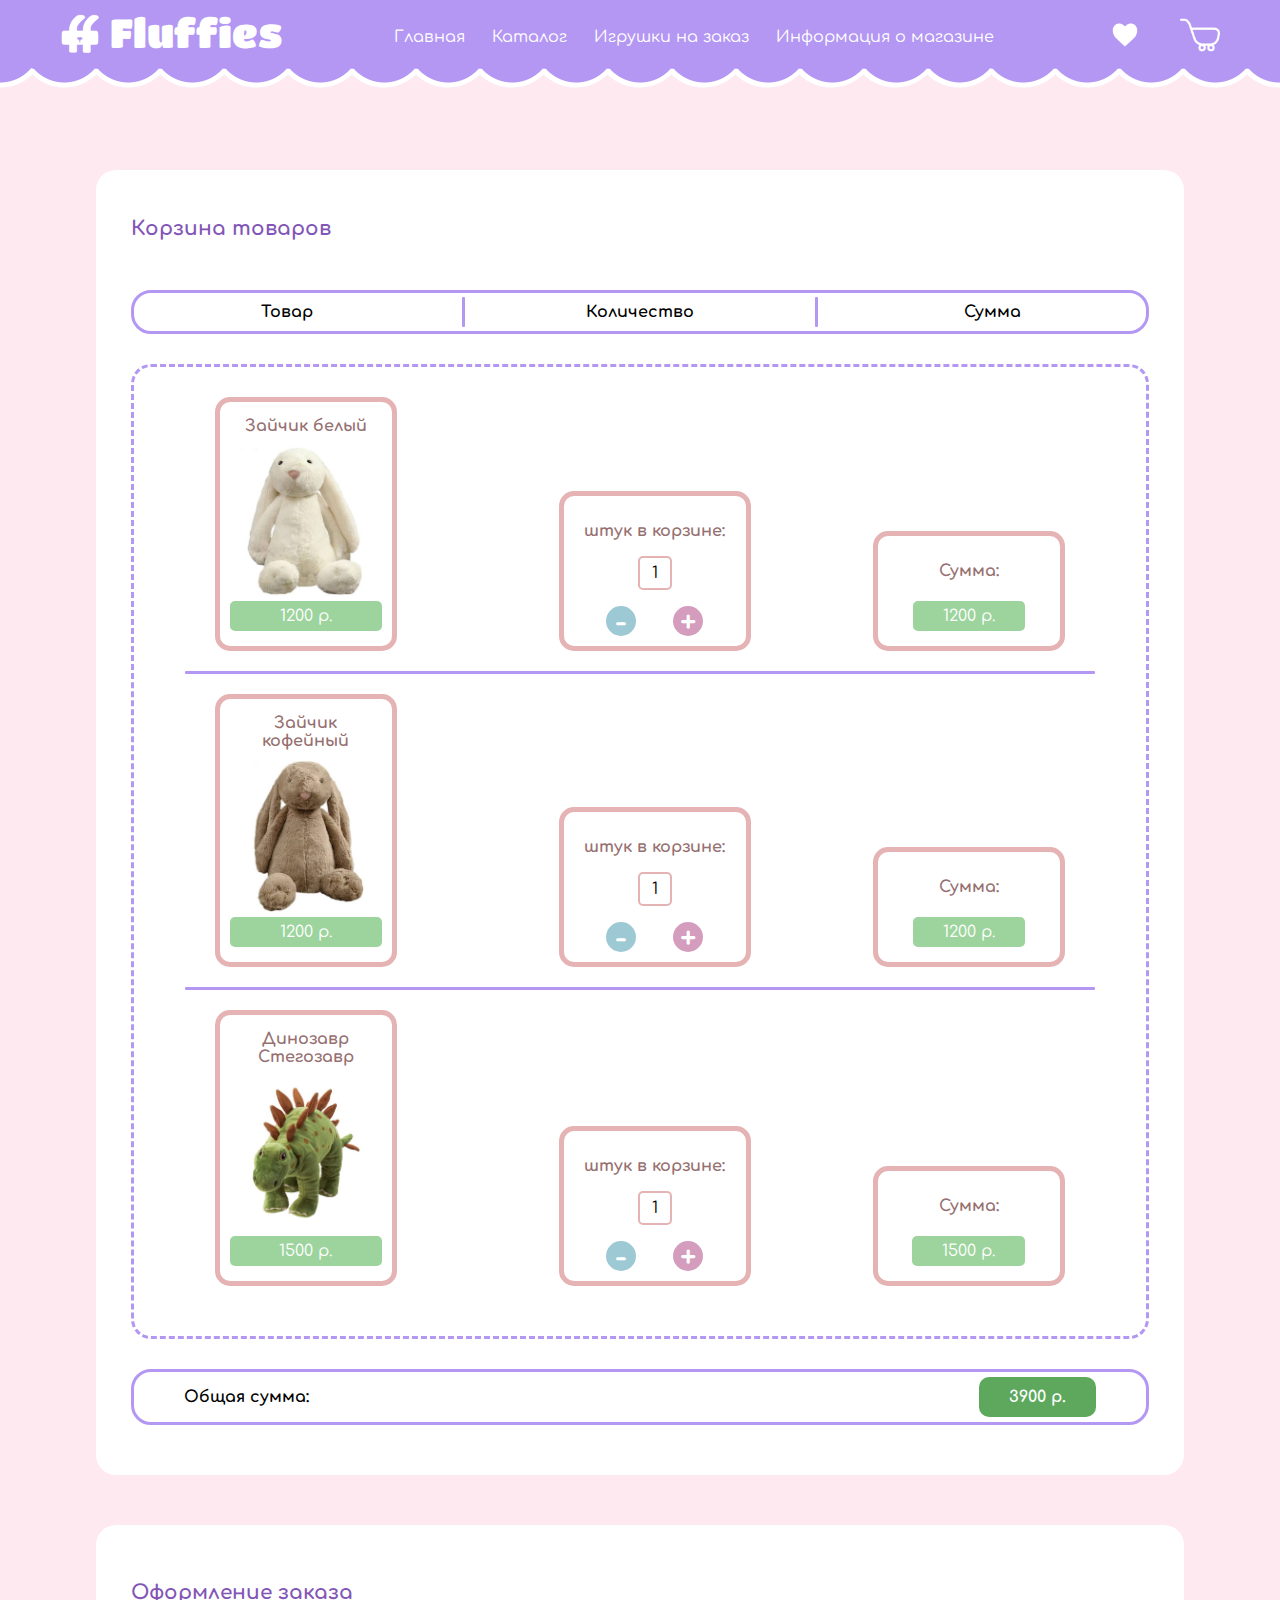
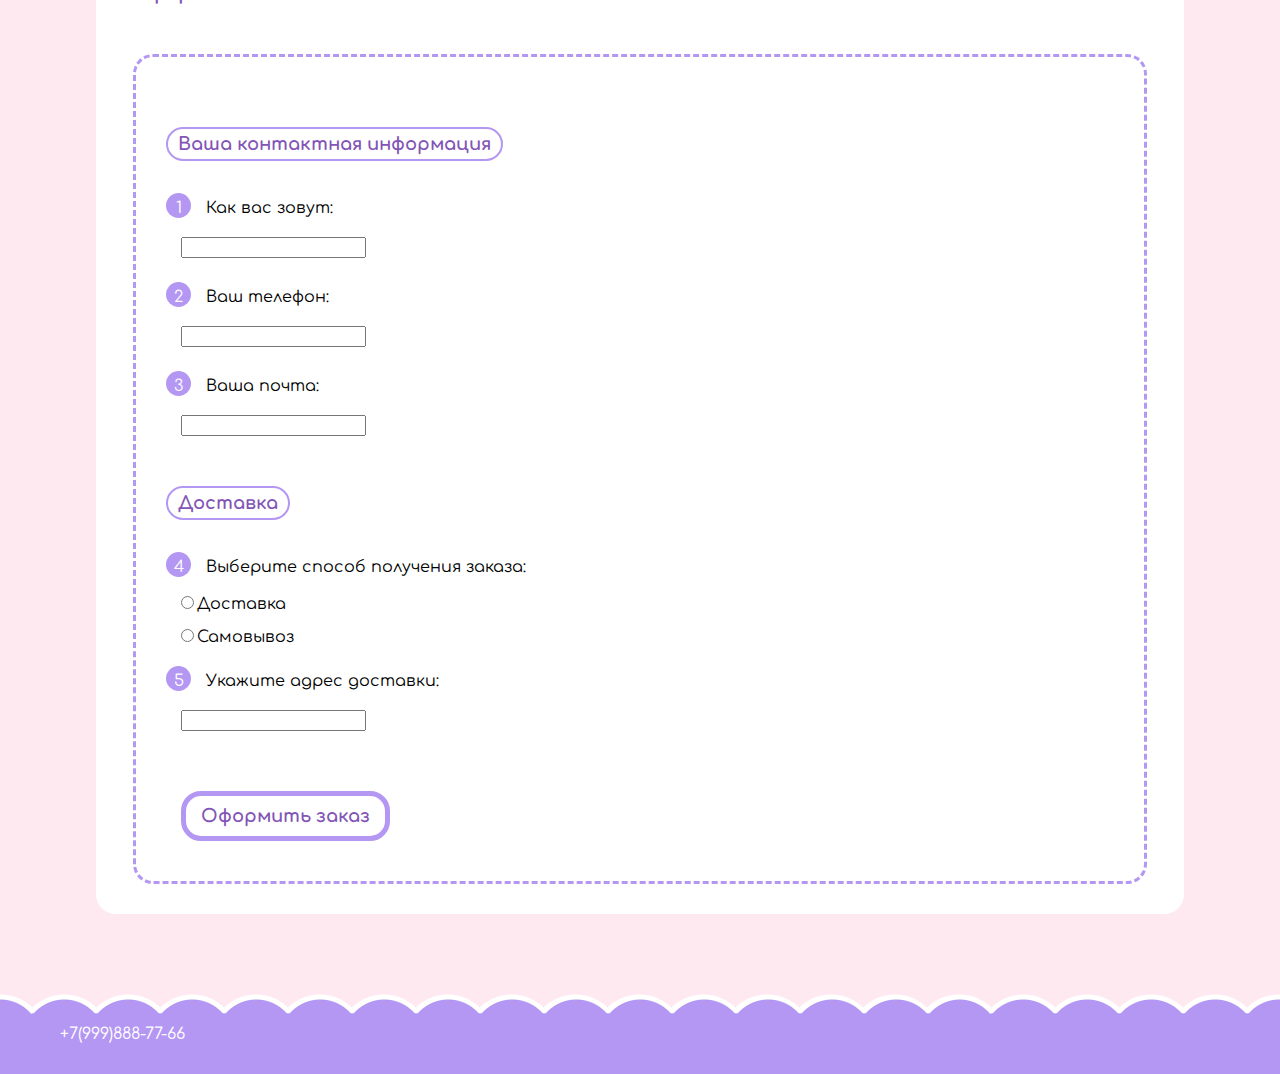
<file: bag.html>
<!DOCTYPE html>
<html lang="ru">
<head>
    <meta charset="UTF-8">
    <meta http-equiv="X-UA-Compatible" content="IE=edge">
    <meta name="viewport" content="width=device-width, initial-scale=1.0">
    <title>Fluffies</title>
    <link rel="icon" type="image/png" href="фото/favicon1.png">
    <link href="common.css" rel="stylesheet" type="text/css">
    <link href="bag.css" rel="stylesheet" type="text/css">
    <link rel="preconnect" href="https://fonts.googleapis.com">
    <link rel="preconnect" href="https://fonts.gstatic.com" crossorigin>
    <link href="https://fonts.googleapis.com/css2?family=Comfortaa:wght@300;400&family=Cuprum&family=Montserrat+Alternates:wght@400;500&family=Montserrat:ital,wght@0,400;0,500;1,400;1,500&family=Titan+One&display=swap" rel="stylesheet">
</head>
<body>
    <header class="header">
        <div class="hd">
            <div class="brand">
                <img class="logo" src="фото/logo.png">
                <p>Fluffies</p>
            </div>
            <div class="nav">
                <a class="page" href="index.html">Главная</a>
                <a class="page" href="catalog.html">Каталог</a>
                <a class="page" href="custom.html">Игрушки на заказ</a>
                <a class="page" href="info.html">Информация о магазине</a>
            </div>
            <div class="fav-bag">
                <a href="favorites.html" class="favorite"><img src="фото/heart1-fav.png"></a>
                <a href="bag.html" class="bag"><img src="bag.png"></a>
            </div>
            <div class="menu">
                
                <div class="lines">
                    <div class="line"></div>
                    <div class="line"></div>
                    <div class="line"></div>
                </div>
            </div>
            <div class="menu-nav">
                <a class="page_m" href="index.html">Главная</a>
                <a class="page_m" href="catalog.html">Каталог</a>
                <a class="page_m" href="custom.html">Игрушки на заказ</a>
                <a class="page_m" href="info.html">Информация о магазине</a>
                <a href="favorites.html" class="page_m">Избранное</a>
                <a class="curr_page_m">Корзина</a>
            </div>
        </div>
    </header>
    <section>
        <div class="bag-page">
            <div class="bag-items">
                <h4>Корзина товаров</h4>
                <div class="bag-items-headline">
                    <p class="hl-info">Товар</p>
                    <div class="divide-ver"></div>
                    <p class="hl-counter">Количество</p>
                    <div class="divide-ver"></div>
                    <p class="hl-sum">Сумма</p>
                </div>
                <div class="products">
                    
                </div>
                <div class="sum">
                    <p class="hl-all-sum">Общая сумма: </p>
                    <div class="all-sum-cont">
                        <p class="prods-sum">3900</p>
                        <p class="all-rub"> р.</p>
                    </div>
                </div>
            </div>
            <form class="order-form"> 
                <h4>Оформление заказа</h4>              
                <fieldset>

                    <p>Ваша контактная информация</p>

                    <span>1</span>
                    <label for="user-name">Как вас зовут:</label><br>
                    <input required type="text" id="user-name" name="user-name"><br>

                    <span>2</span>
                    <label for="tel">Ваш телефон:</label><br>
                    <input required type="tel" id="tel" name="tel"><br>

                    <span>3</span>
                    <label for="email">Ваша почта:</label><br>
                    <input required type="email" id="email" name="email"><br>

                    <p>Доставка</p>

                    <span>4</span>
                    <label for="delivery">Выберите способ получения заказа:</label><br>
                    <input required type="radio" id="delivery" name="delivery" class="delivery">Доставка<br>
                    <input required type="radio" id="delivery" name="delivery" class="delivery">Самовывоз<br>

                    <span>5</span>
                    <label for="user-address">Укажите адрес доставки:</label><br>
                    <input required type="text" id="user-address" name="user-address"><br>

                    <!-- <span>6</span>
                    <p>Время работы магазина</p> -->

                    <input type="submit" value="Оформить заказ" name="finish" class="finish"><br>
        
        
                </fieldset>
            </form>
                
        </div>

    </section>
    <footer class="footer">
        <div class="foot">
            <a href="tel:+7(999)888-77-66" class="tel">+7(999)888-77-66</a>
        </div>
    </footer>
    <script src="bag.js"></script>
    <script src="common.js"></script>
</body>
</html>
</file>
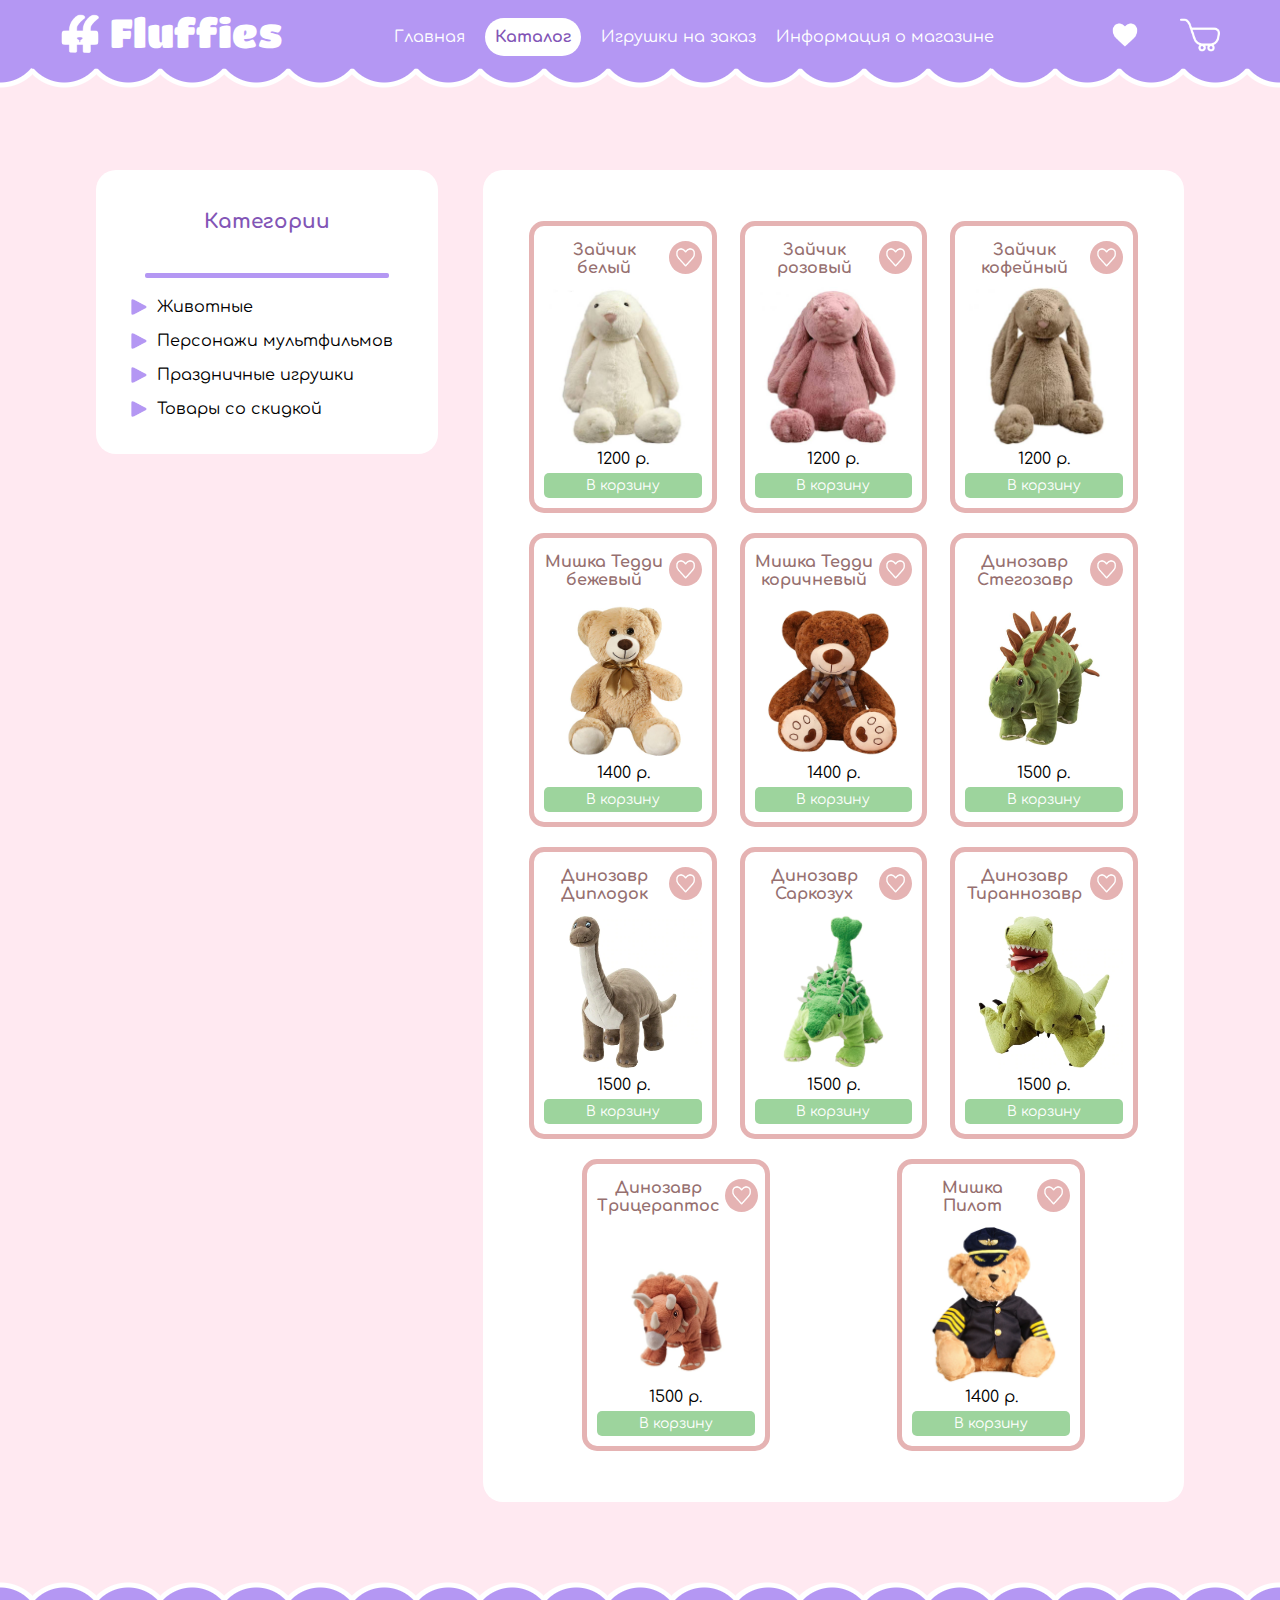
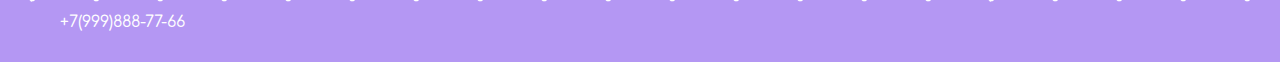
<file: catalog.html>
<!DOCTYPE html>
<html lang="ru">
<head>
    <meta charset="UTF-8">
    <meta http-equiv="X-UA-Compatible" content="IE=edge">
    <meta name="viewport" content="width=device-width, initial-scale=1.0">
    <title>Fluffies</title>
    <link rel="icon" type="image/png" href="фото/favicon1.png">
    <link href="common.css" rel="stylesheet" type="text/css">
    <link href="catalog.css" rel="stylesheet" type="text/css">
    <link rel="preconnect" href="https://fonts.googleapis.com">
    <link rel="preconnect" href="https://fonts.gstatic.com" crossorigin>
    <link href="https://fonts.googleapis.com/css2?family=Comfortaa:wght@300;400&family=Cuprum&family=Montserrat+Alternates:wght@400;500&family=Montserrat:ital,wght@0,400;0,500;1,400;1,500&family=Titan+One&display=swap" rel="stylesheet">
</head>
<body>
    <header class="header">
        <div class="hd">
            <div class="brand">
                <img class="logo" src="фото/logo.png">
                <p>Fluffies</p>
            </div>
            <div class="nav">
                <a class="page" href="index.html">Главная</a>
                <a class="curr_page">Каталог</a>
                <a class="page" href="custom.html">Игрушки на заказ</a>
                <a class="page" href="info.html">Информация о магазине</a>
            </div>
            <div class="fav-bag">
                <a href="favorites.html" class="favorite"><img src="фото/heart1-fav.png"></a>
                <a href="bag.html" class="bag"><img src="bag.png"></a>
            </div>
            <div class="menu">
                
                <div class="lines">
                    <div class="line"></div>
                    <div class="line"></div>
                    <div class="line"></div>
                </div>
            </div>
            <div class="menu-nav">
                <a class="page_m" href="index.html">Главная</a>
                <a class="curr_page_m">Каталог</a>
                <a class="page_m" href="custom.html">Игрушки на заказ</a>
                <a class="page_m" href="info.html">Информация о магазине</a>
                <a href="favorites.html" class="page_m">Избранное</a>
                <a href="bag.html" class="page_m">Корзина</a>
            </div>
        </div>
    </header>
    <section>
        <div class="catalog">
            <div class="categories">
                <div class="categories-cont">
                    <div class="categories-menu">
                        <div class="categories-line1"></div>
                        <div class="categories-line2"></div>
                    </div>
                    <p class="name">Категории</p>
                </div>
                <div class="divide"></div>
                <div class="animals category">
                    <div class="sect">
                        <img src="фото/triangle.png">
                        <p>Животные</p>
                    </div>

                    <div class="subsect rabbits">
                        <img src="фото/circle.png">
                        <p>Зайчики</p>
                    </div>
                    <div class="subsect bears">
                        <img src="фото/circle.png">
                        <p>Медведи</p>
                    </div>
                    <div class="subsect dinos">
                        <img src="фото/circle.png">
                        <p>Динозавры</p>
                    </div>
                </div>
                <div class="cartoons category">
                    <div class="sect">
                        <img src="фото/triangle.png">
                        <p>Персонажи мультфильмов</p>
                    </div>
                    <div class="subsect">
                        <img src="фото/circle.png">
                        <p>Холодное сердце</p>
                    </div>
                    <div class="subsect">
                        <img src="фото/circle.png">
                        <p>Шрек</p>
                    </div>
                </div>
                <div class="holidays category">
                    <div class="sect">
                        <img src="фото/triangle.png">
                        <p>Праздничные игрушки</p>
                    </div>
                    <div class="subsect">
                        <img src="фото/circle.png">
                        <p>Новый год</p>
                    </div>
                    <div class="subsect">
                        <img src="фото/circle.png">
                        <p>14 февраля</p>
                    </div>
                    <div class="subsect">
                        <img src="фото/circle.png">
                        <p>Хеллуин</p>
                    </div>
                </div>
                <div class="sales category">
                    <div class="sect">
                        <img src="фото/triangle.png">
                        <p>Товары со скидкой</p>
                    </div>
                </div>
            </div>


            <div class="products">

            </div>
            
        </div>

    </section>
    <footer class="footer">
        <div class="foot">
            <a href="tel:+7(999)888-77-66" class="tel">+7(999)888-77-66</a>
        </div>
    </footer>
    <script src="catalog.js"></script>
    <script src="common.js"></script>
</body>
</html>
</file>
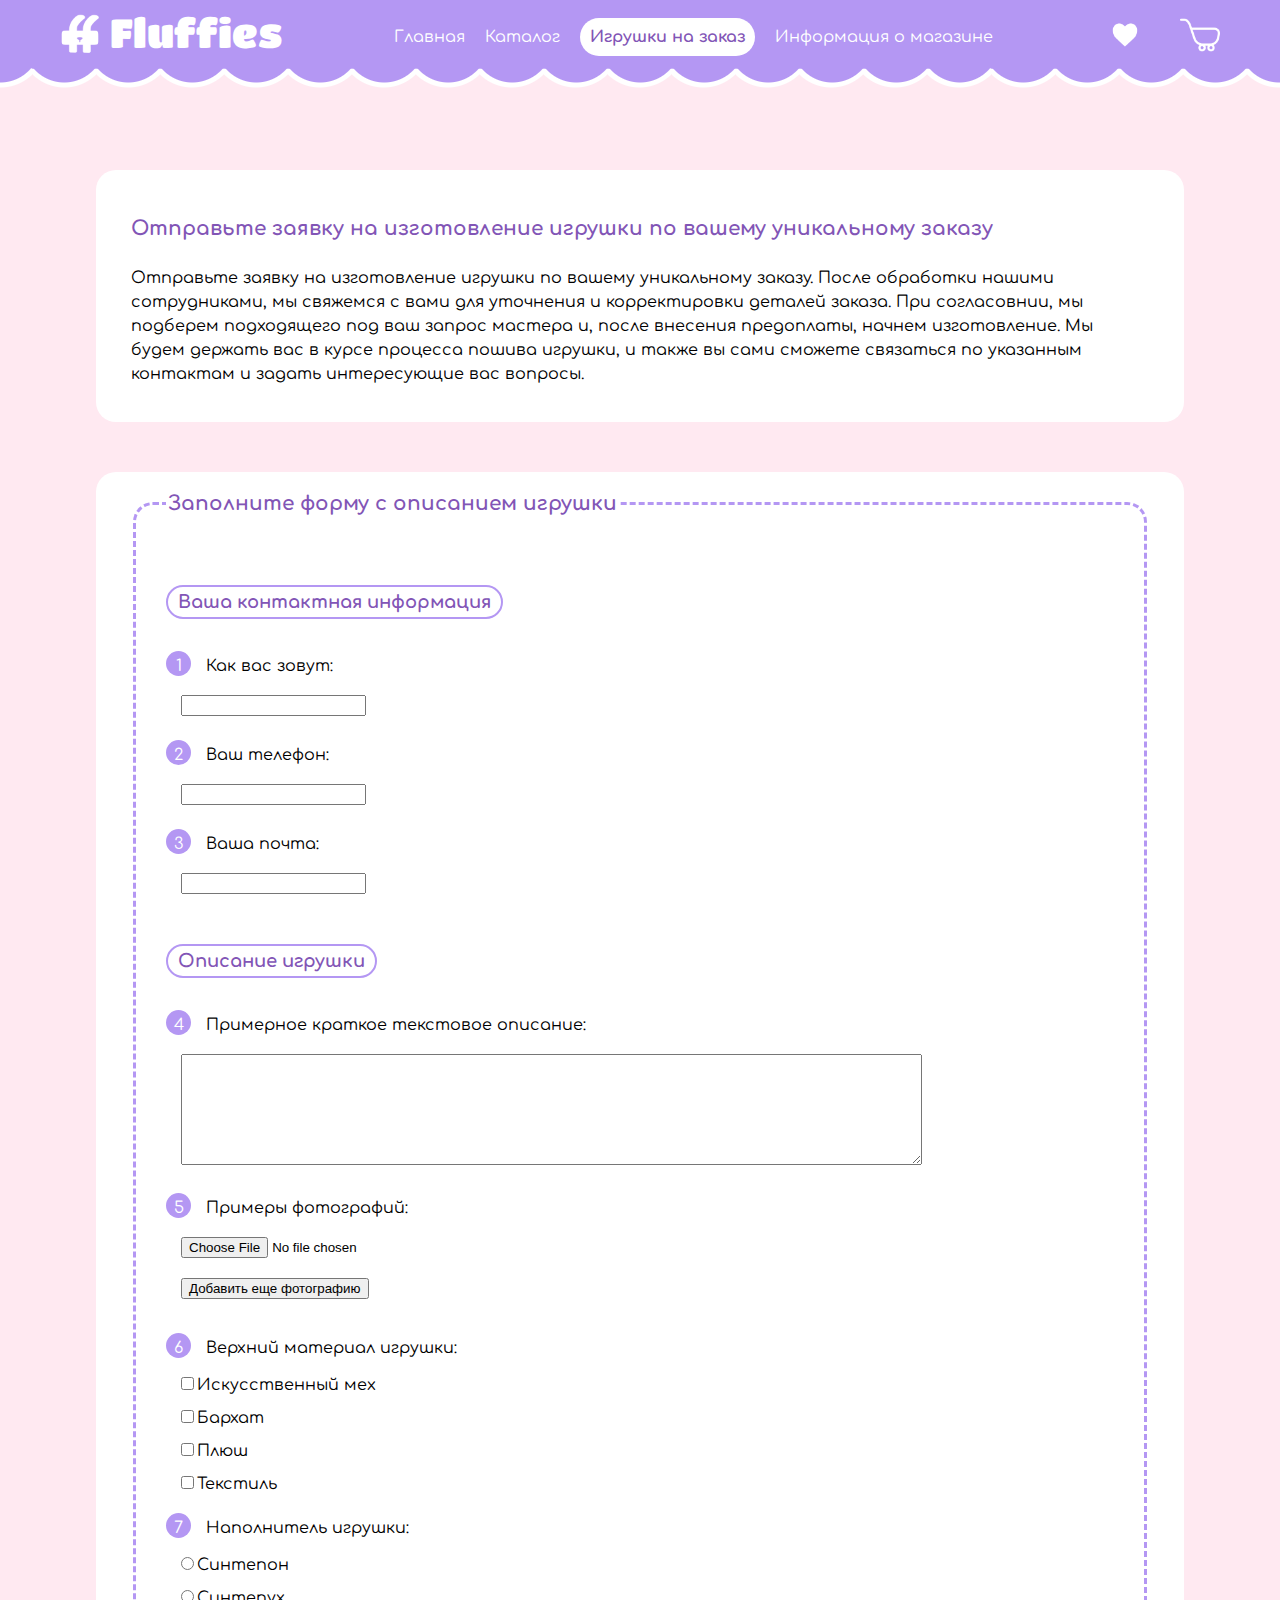
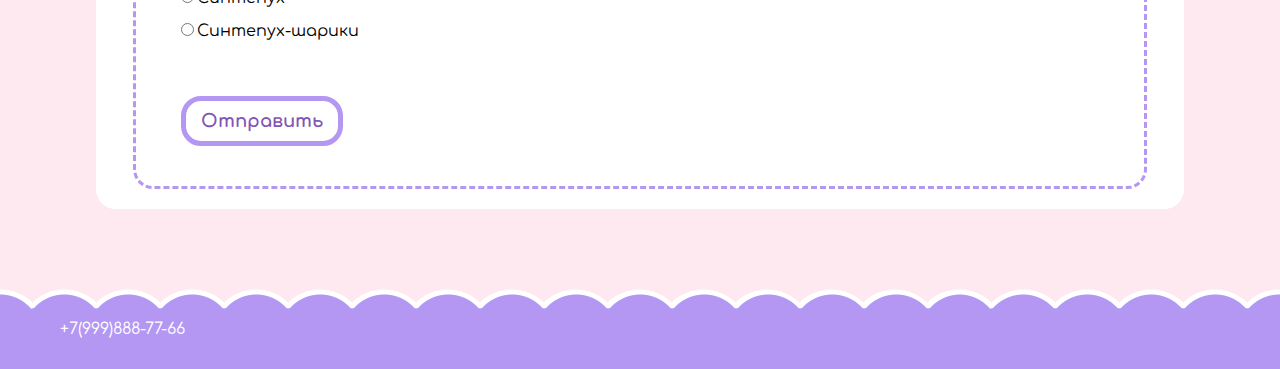
<file: custom.html>
<!DOCTYPE html>
<html lang="ru">
<head>
    <meta charset="UTF-8">
    <meta http-equiv="X-UA-Compatible" content="IE=edge">
    <meta name="viewport" content="width=device-width, initial-scale=1.0">
    <title>Fluffies</title>
    <link rel="icon" type="image/png" href="фото/favicon1.png">
    <link href="common.css" rel="stylesheet" type="text/css">
    <link href="custom.css" rel="stylesheet" type="text/css">
    <link rel="preconnect" href="https://fonts.googleapis.com">
    <link rel="preconnect" href="https://fonts.gstatic.com" crossorigin>
    <link href="https://fonts.googleapis.com/css2?family=Comfortaa:wght@300;400&family=Cuprum&family=Montserrat+Alternates:wght@400;500&family=Montserrat:ital,wght@0,400;0,500;1,400;1,500&family=Titan+One&display=swap" rel="stylesheet">
</head>
<body>
    <header class="header">
        <div class="hd">
            <div class="brand">
                <img class="logo" src="фото/logo.png">
                <p>Fluffies</p>
            </div>
            <div class="nav">
                <a class="page" href="index.html">Главная</a>
                <a class="page" href="catalog.html">Каталог</a>
                <a class="curr_page">Игрушки на заказ</a>
                <a class="page" href="info.html">Информация о магазине</a>
            </div>
            <div class="fav-bag">
                <a href="favorites.html" class="favorite"><img src="фото/heart1-fav.png"></a>
                <a href="bag.html" class="bag"><img src="bag.png"></a>
            </div>
            <div class="menu">
                
                <div class="lines">
                    <div class="line"></div>
                    <div class="line"></div>
                    <div class="line"></div>
                </div>
            </div>
            <div class="menu-nav">
                <a class="page_m" href="index.html">Главная</a>
                <a class="page_m" href="catalog.html">Каталог</a>
                <a class="curr_page_m">Игрушки на заказ</a>
                <a class="page_m" href="info.html">Информация о магазине</a>
                <a href="favorites.html" class="page_m">Избранное</a>
                <a href="bag.html" class="page_m">Корзина</a>
            </div>
        </div>
    </header>
    <section>
        <div class="custom">
            <div class="custom-text">
                <h4>Отправьте заявку на изготовление игрушки по вашему уникальному заказу</h4>
                <p>Отправьте заявку на изготовление игрушки по вашему уникальному заказу. 
                    После обработки нашими сотрудниками, мы свяжемся с вами для уточнения и корректировки деталей заказа. 
                    При согласовнии, мы подберем подходящего под ваш запрос мастера и, после внесения предоплаты, начнем изготовление. 
                    Мы будем держать вас в курсе процесса пошива игрушки, и также вы сами сможете связаться по указанным контактам и задать интересующие вас вопросы.
                </p>
            </div>
            <form class="custom-form">               
                <fieldset>
                    <legend>Заполните форму с описанием игрушки</legend>

                    <p>Ваша контактная информация</p>

                    <span>1</span>
                    <label for="user-name">Как вас зовут:</label><br>
                    <input required type="text" id="user-name" name="user-name"><br>

                    <span>2</span>
                    <label for="tel">Ваш телефон:</label><br>
                    <input required type="tel" id="tel" name="tel"><br>

                    <span>3</span>
                    <label for="email">Ваша почта:</label><br>
                    <input required type="email" id="email" name="email"><br>

                    <p>Описание игрушки</p>

                    <span>4</span>
                    <label for="description">Примерное краткое текстовое описание:</label><br>
                    <textarea required id="description" name="description" cols="90" rows="7"></textarea><br>

                    <span>5</span>
                    <label for="photo">Примеры фотографий:</label><br>
                    <input type="file" id="photo" name="photo"><br>
                    <button class="add-photo">Добавить еще фотографию</button><br>

                    <span>6</span>
                    <label for="material">Верхний материал игрушки:</label><br>
                    <input type="checkbox" id="material" name="material" class="checkbox">Искусственный мех<br>
                    <input type="checkbox" id="material" name="material" class="checkbox">Бархат<br>
                    <input type="checkbox" id="material" name="material" class="checkbox">Плюш<br>
                    <input type="checkbox" id="material" name="material" class="checkbox">Текстиль<br>

                    <span>7</span>
                    <label for="filler">Наполнитель игрушки:</label><br>
                    <input type="radio" id="filler" name="filler" class="radio">Синтепон<br>
                    <input type="radio" id="filler" name="filler" class="radio">Синтепух<br>
                    <input type="radio" id="filler" name="filler" class="radio">Синтепух-шарики<br>

                    <input type="submit" value="Отправить" name="finish" class="finish"><br>
        
        
                </fieldset>
            </form>
    
            
        </div>

    </section>
    <footer class="footer">
        <div class="foot">
            <a href="tel:+7(999)888-77-66" class="tel">+7(999)888-77-66</a>
        </div>
    </footer>
    <script src="common.js"></script>
</body>
</html>
</file>
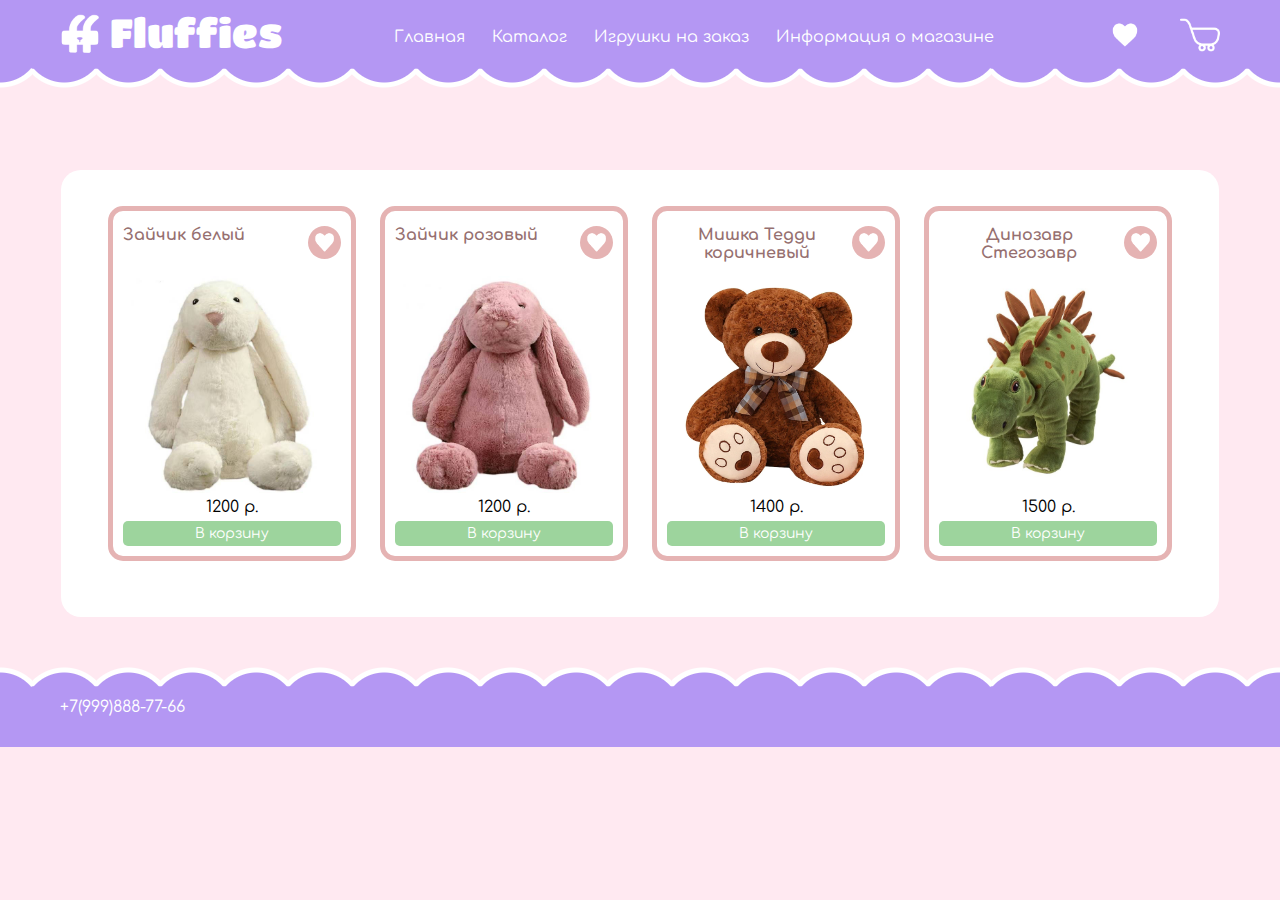
<file: favorites.html>
<!DOCTYPE html>
<html lang="ru">
<head>
    <meta charset="UTF-8">
    <meta http-equiv="X-UA-Compatible" content="IE=edge">
    <meta name="viewport" content="width=device-width, initial-scale=1.0">
    <title>Fluffies</title>
    <link rel="icon" type="image/png" href="фото/favicon1.png">
    <link href="common.css" rel="stylesheet" type="text/css">
    <link href="favorites.css" rel="stylesheet" type="text/css">
    <link rel="preconnect" href="https://fonts.googleapis.com">
    <link rel="preconnect" href="https://fonts.gstatic.com" crossorigin>
    <link href="https://fonts.googleapis.com/css2?family=Comfortaa:wght@300;400&family=Cuprum&family=Montserrat+Alternates:wght@400;500&family=Montserrat:ital,wght@0,400;0,500;1,400;1,500&family=Titan+One&display=swap" rel="stylesheet">
</head>
<body>
    <header class="header">
        <div class="hd">
            <div class="brand">
                <img class="logo" src="фото/logo.png">
                <p>Fluffies</p>
            </div>
            <div class="nav">
                <a class="page" href="index.html">Главная</a>
                <a class="page" href="catalog.html">Каталог</a>
                <a class="page" href="custom.html">Игрушки на заказ</a>
                <a class="page" href="info.html">Информация о магазине</a>
            </div>
            <div class="fav-bag">
                <a href="favorites.html" class="favorite"><img src="фото/heart1-fav.png"></a>
                <a href="bag.html" class="bag"><img src="bag.png"></a>
            </div>
            <div class="menu">
                
                <div class="lines">
                    <div class="line"></div>
                    <div class="line"></div>
                    <div class="line"></div>
                </div>
            </div>
            <div class="menu-nav">
                <a class="page_m" href="index.html">Главная</a>
                <a class="page_m" href="catalog.html">Каталог</a>
                <a class="page_m" href="custom.html">Игрушки на заказ</a>
                <a class="page_m" href="info.html">Информация о магазине</a>
                <a class="curr_page_m">Избранное</a>
                <a href="bag.html" class="page_m">Корзина</a>
            </div>
        </div>
    </header>
    <section>
        <div class="catalog-fav">
            <div class="products">

            </div>
        </div>

    </section>
    <footer class="footer">
        <div class="foot">
            <a href="tel:+7(999)888-77-66" class="tel">+7(999)888-77-66</a>
        </div>
    </footer>
    <script src="favorites.js"></script>
    <script src="common.js"></script>
</body>
</html>
</file>
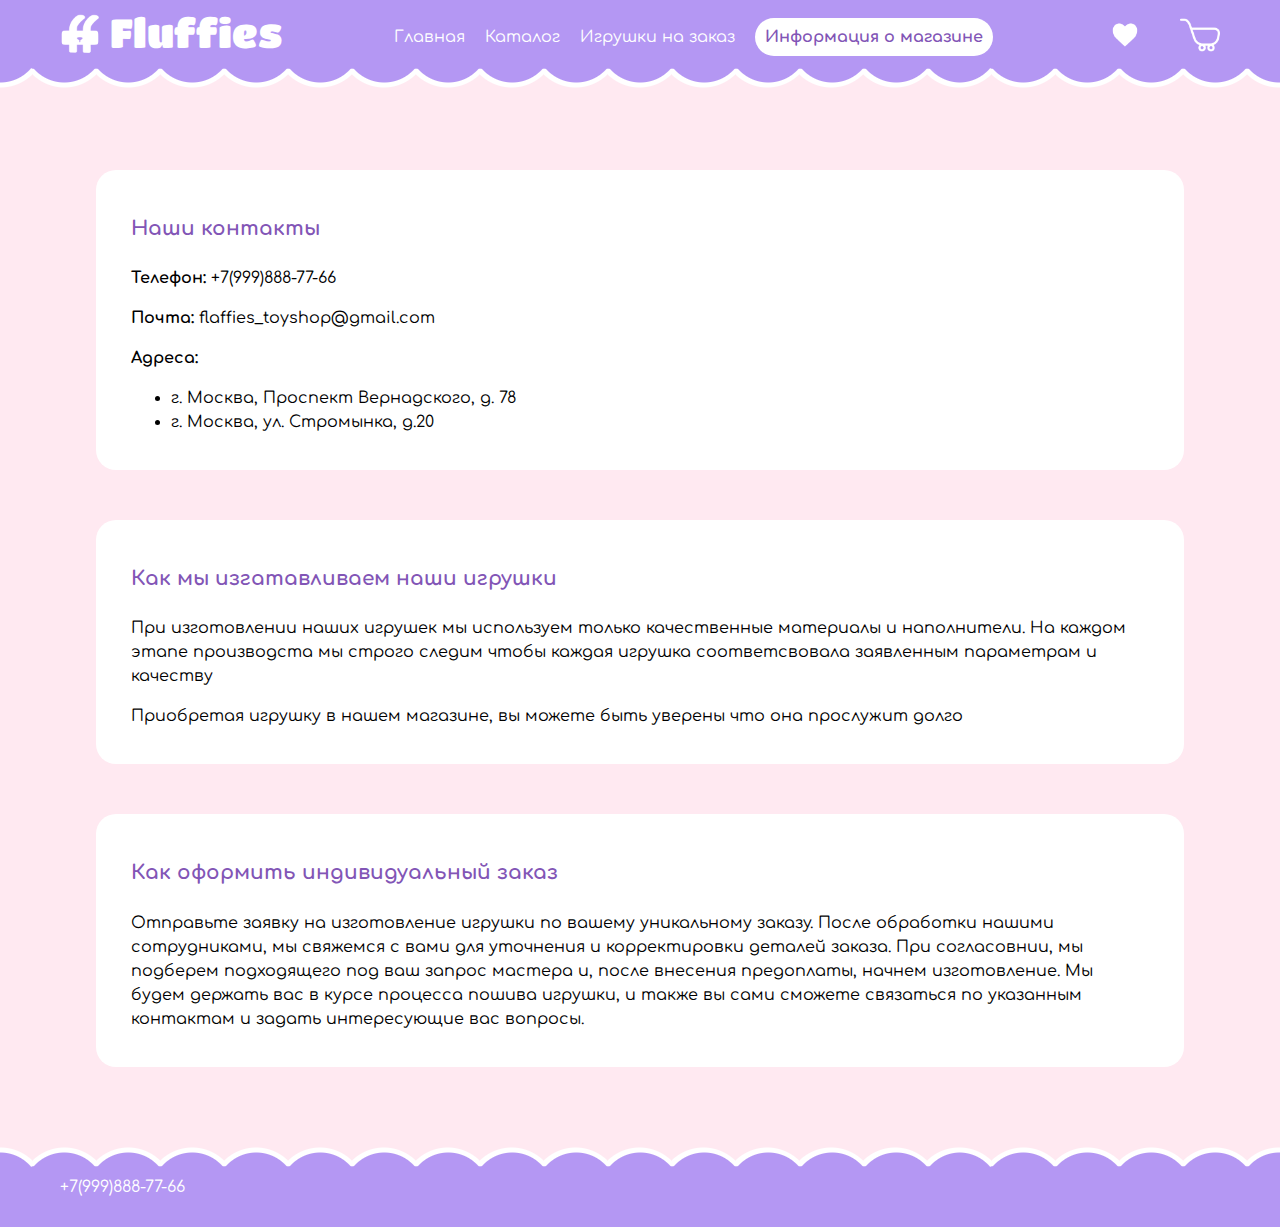
<file: info.html>
<!DOCTYPE html>
<html lang="ru">
<head>
    <meta charset="UTF-8">
    <meta http-equiv="X-UA-Compatible" content="IE=edge">
    <meta name="viewport" content="width=device-width, initial-scale=1.0">
    <title>Fluffies</title>
    <link rel="icon" type="image/png" href="фото/favicon1.png">
    <link href="common.css" rel="stylesheet" type="text/css">
    <link href="info.css" rel="stylesheet" type="text/css">
    <link rel="preconnect" href="https://fonts.googleapis.com">
    <link rel="preconnect" href="https://fonts.gstatic.com" crossorigin>
    <link href="https://fonts.googleapis.com/css2?family=Comfortaa:wght@300;400&family=Cuprum&family=Montserrat+Alternates:wght@400;500&family=Montserrat:ital,wght@0,400;0,500;1,400;1,500&family=Titan+One&display=swap" rel="stylesheet">
</head>
<body>
    <header class="header">
        <div class="hd">
            <div class="brand">
                <img class="logo" src="фото/logo.png">
                <p>Fluffies</p>
            </div>
            <div class="nav">
                <a class="page" href="index.html">Главная</a>
                <a class="page" href="catalog.html">Каталог</a>
                <a class="page" href="custom.html">Игрушки на заказ</a>
                <a class="curr_page">Информация о магазине</a>
            </div>
            <div class="fav-bag">
                <a href="favorites.html" class="favorite"><img src="фото/heart1-fav.png"></a>
                <a href="bag.html" class="bag"><img src="bag.png"></a>
            </div>
            <div class="menu">
                
                <div class="lines">
                    <div class="line"></div>
                    <div class="line"></div>
                    <div class="line"></div>
                </div>
            </div>
            <div class="menu-nav">
                <a class="page_m" href="index.html">Главная</a>
                <a class="page_m" href="catalog.html">Каталог</a>
                <a class="page_m" href="custom.html">Игрушки на заказ</a>
                <a class="curr_page_m">Информация о магазине</a>
                <a href="favorites.html" class="page_m">Избранное</a>
                <a href="bag.html" class="page_m">Корзина</a>
            </div>
        </div>
    </header>
    <section>
        <div class="info">
            <div class="info-text">
                <h4>Наши контакты</h4>
                <p><strong>Телефон:</strong> +7(999)888-77-66</p>               
                <p><strong>Почта:</strong> flaffies_toyshop@gmail.com</p>               
                <p><strong>Адреса:</strong></p>
                <ul>
                    <li>г. Москва, Проспект Вернадского, д. 78</li>
                    <li>г. Москва, ул. Стромынка, д.20</li>
                </ul>
            </div>
            <div class="info-text">
                <h4>Как мы изгатавливаем наши игрушки</h4>
                <p>При изготовлении наших игрушек мы используем только качественные материалы и наполнители. На каждом этапе производста мы строго следим чтобы каждая игрушка соответсвовала заявленным параметрам и качеству</p>
                <p>Приобретая игрушку в нашем магазине, вы можете быть уверены что она прослужит долго</p>
            </div>
            <div class="info-text">
                <h4>Как оформить индивидуальный заказ</h4>
                <p>Отправьте заявку на изготовление игрушки по вашему уникальному заказу. 
                    После обработки нашими сотрудниками, мы свяжемся с вами для уточнения и корректировки деталей заказа. 
                    При согласовнии, мы подберем подходящего под ваш запрос мастера и, после внесения предоплаты, начнем изготовление. 
                    Мы будем держать вас в курсе процесса пошива игрушки, и также вы сами сможете связаться по указанным контактам и задать интересующие вас вопросы.
                </p>
            </div>
        </div>

    </section>
    <footer class="footer">
        <div class="foot">
            <a href="tel:+7(999)888-77-66" class="tel">+7(999)888-77-66</a>
        </div>
    </footer>
    <script src="common.js"></script>
</body>
</html>
</file>
<file: common.css>
/*font-family: 'Comfortaa', cursive;
font-family: 'Cuprum', sans-serif;
font-family: 'Montserrat', sans-serif;
font-family: 'Montserrat Alternates', sans-serif;
font-family: 'Titan One', cursive;*/

body{
    margin: 0;
    padding: 0;
    background-color: #ffe9f1;
    font-family: 'Comfortaa', cursive;
    font-size: 16px;
}

.header{
    background: url('шапка5.png') repeat-x;
    height: 60px;
    padding: 15px 60px;

}

.hd{
    display: flex;
    align-items: center;
    justify-content: space-between;
}

.brand{
    display: flex;
}

.logo{
    width: 40px;
    height: 40px;
    margin-right: 10px;
    margin-top: -5px;
}

.brand p{
    margin: 0px 0px;
    margin-top: -10px;
    padding: 0;
    font-family: 'Titan One', cursive;
    font-size: 40px;
    color:rgb(255, 255, 255);
}

.nav{
    width: 600px;
    display: flex;
    justify-content: space-between;
    align-items: center;
}

.page{
    color: rgb(255, 255, 255);
    text-decoration: none;
}

.curr_page{
    background-color: rgb(255, 255, 255);
    padding: 10px;
    border-radius: 20px;
    color:#8255b6;
    font-weight: bold;
}

.favorite{
    width: 50px;
    height: 70px;
} 

.favorite img{
    width: 40px;
}

.bag{
    margin-left: 30px;
    width: 40px;
    height: 70px;
}

.bag img{
    width: 40px;
    height: 40px;
}

.fav-bag{
    align-items: center;
}



.menu{

    display: none;

    cursor: pointer;
    z-index: 10;
}

.lines{
    width: 30px;
    height: 30px;
    display: flex;
    flex-direction: column;
    justify-content: space-around;
    border: solid 3px #ffffff;
    border-radius: 10px;
    padding: 5px;

}

.line{
    height: 4px;
    width: auto;
    border-radius: 2px;
    background-color: #ffffff;
}

.menu-nav{
    background-color: #ffffff;
    width: max-content;
    height: max-content;
    border-radius: 20px;
    padding: 15px;
    display: none;
    flex-direction: column;
    margin-top: 10px;
    position: absolute;
    z-index: 11;
    margin-top: 80px;
    left:100%;
    transform:translate(-125%, 0);
    line-height: 1.5;
    border: 3px solid #8255b6;;
}


.page_m{
    color:#8255b6;
    text-decoration: none;
    padding: 5px 15px;
}



.curr_page_m{
    background-color: #b497f3;
    padding: 10px 15px;
    border-radius: 20px;
    color:rgb(255, 255, 255);
    font-weight: bold;
}

.favorite_m{
    color:#8255b6;
    text-decoration: none;
} 

.bag_m{
    color:#8255b6;
    text-decoration: none;
}






.header p{
    margin: 0px 0px;
    margin-top: -10px;
    padding: 0;
    font-family: 'Titan One', cursive;
    font-size: 40px;
    color:rgb(255, 255, 255);
}



.footer{
    background: url('подвал.png') repeat-x;
    height: 60px;
    padding: 10px 60px;
    
    margin: 0;
    margin-bottom: -10px;
    /* position: absolute;
    bottom: -10px; */
}

.foot{
    display: flex;
    align-items: center;
    justify-content: space-between;
    height: 60px;
    padding: 0;
    margin: 0;
}

.tel{
    text-decoration: none;
    color: rgb(255, 255, 255);
    margin:0px;
}

.foot p{
    font-weight:bold ;
    color: rgb(255, 255, 255);
    
}

/* @media screen and (min-width: 1200px){
    
} */

/* @media screen and (max-width: 1199px){
    .fav-bag, .nav{
        display: none;
    }
}

@media screen and (max-width: 991px){
    .fav-bag, .nav{
        display: none;
    }
} */

@media screen and (max-width: 1110px){
    .fav-bag, .nav{
        display: none;
    }
    .menu{
        display: flex;
        flex-direction: column;
        align-items: flex-end;
    }
}

/* @media screen and (max-width: 767px){
    
}

@media screen and (max-width: 575px){

} */
</file>
<file: bag.css>
.bag-page{
    width: 85%;
    margin: 80px auto;
}

h4{
    font-weight: bold;
    font-size: 20px;
    color:#8255b6;
    margin-bottom: 50px;
}

.bag-items{
    background-color: rgb(255, 255, 255);
    border-radius: 20px;
    padding: 20px 35px;
    margin-bottom: 50px;
}

.bag-items-headline{
    display: flex;
    justify-content: space-around;
    font-weight: bold;
    font-size: 16px;
    border: 3px solid #b497f3;
    border-radius: 20px;
    margin-bottom: 30px;
    text-align: center;
    padding: 0 30px;
}

.divide-ver{
    width: 3px;
    height: 30px;
    margin: auto 0;
    background-color: #b497f3;
    border-radius:1px;
}

.divide-hor{
    width: 90%;
    height: 3px;
    margin: 0 auto;
    margin-bottom: 20px;
    background-color: #b497f3;
    border-radius:1px;
}


.hl-info, .hl-counter, .hl-sum{
    width: 15%;
    margin: 10px 0;
}

.products{
    border: 3px dashed #b497f3;
    border-radius: 20px;
    padding: 30px 0;
}

.product{
    display: flex;
    justify-content: space-around;
    align-items: flex-end;
}



.prod-info{
    width: 15%;
    display: flex;
    flex-direction: column;
    justify-content: flex-end;
    border: 5px solid rgb(229, 179, 179);
    border-radius: 15px;
    padding: 10px;
    margin-bottom: 20px;
}

.prod-name{
    margin-top: 5px;
    margin-bottom: auto;
    font-weight: bold;
    color:rgb(150, 112, 112);
    text-align: center;
}

.prod-img{
    object-fit:contain;
    margin-top: 10px;
}

.prod-price{
    text-align: center;
    margin: 5px 0;
    line-height: 30px;
    border-radius: 5px;
    color:rgb(255, 255, 255);
    background-color: #9dd49d;
}



.prod-counter{
    width: 32%;
    display: flex;
    flex-direction: column;
    align-items: center;
    margin-bottom: 20px;
    padding: 10px;
    justify-content: flex-end;
    border: 5px solid rgb(229, 179, 179);
    border-radius: 15px;
}

.p-n-hl{
    font-weight: bold;
    color:rgb(150, 112, 112);
    text-align: center;
}

.prod-number{
    width: 30px;
    line-height: 30px;
    text-align: center;
    margin-top: 0;
    border: 2px solid rgb(229, 179, 179);
    border-radius: 5px;
}

.counter-btn{
    display: flex;
    justify-content: space-between;
    width: 60%;
}

.btn-less{
    width: 30px;
    height: 30px;
    border-radius: 50%;
    background-color: #9dc9d4;
    color:rgb(255, 255, 255);
    font-size: 30px;
    font-weight: bold;
    align-items: center;
    text-align: center;
    cursor: pointer;
}

.btn-more{
    width: 30px;
    height: 30px;
    border-radius: 50%;
    background-color: #d49dbd;
    color:rgb(255, 255, 255);
    font-size: 30px;
    font-weight: bold;
    align-items: center;
    text-align: center;
    cursor: pointer;
}

.sum-cont{
    width: 32%;
    display: flex;
    flex-direction: column;
    justify-content: flex-end;
    border: 5px solid rgb(229, 179, 179);
    border-radius: 15px;
    padding: 10px;
    margin-bottom: 20px;
}

.p-s-hl{
    font-weight: bold;
    color:rgb(150, 112, 112);
    text-align: center;
}

.prod-sum-cont{
    display: flex;
    text-align: center;
    margin: 5px auto;
    line-height: 30px;
    border-radius: 5px;
    color:rgb(255, 255, 255);
    background-color: #9dd49d;
    width:fit-content ;
    padding-left: 30px;
    padding-right: 30px;
}

.prod-sum, .rub{
    text-align: center;
    line-height: 30px;
    margin: 0;
}

.rub{
    padding-left: 5px;
}



.sum{
    display: flex;
    justify-content: space-between;
    font-weight: bold;
    font-size: 16px;
    border: 3px solid #b497f3;
    border-radius: 20px;
    margin-top: 30px;
    margin-bottom: 30px;
    text-align: center;
    padding: 0 50px;
}

.hl-all-sum{
    
}

.all-sum-cont{
    display: flex;
    /* margin-left: auto; */
    height: 40px;
    border-radius: 10px;
    color:rgb(255, 255, 255);
    background-color: #5da85d;
    width:fit-content ;
    padding-left: 30px;
    padding-right: 30px;
    margin: auto 0;

}

.prods-sum{
    line-height: 40px;
    margin: 0;
    text-align: center;
}

.all-rub{
    line-height: 40px;
    margin: 0;
    margin-left: 5px;
    text-align: center;
}


.cont-prod-sum{
    width: 50%;
    display: flex;
    justify-content: space-between;
    align-items: flex-end;
}



/* .order{
    background-color: rgb(255, 255, 255);
    border-radius: 20px;
    padding: 20px 35px;
    margin-bottom: 50px;
} */

.order-form{
    background-color: rgb(255, 255, 255);
    border-radius: 20px;
    padding: 30px 35px;
}

.order-form p{
    font-weight: bold;
    line-height: 30px;
    padding: 0 10px;
    width:fit-content;
    font-size: 18px;
    color:#8255b6;
    margin-top: 40px;
    border: 2px solid #b497f3;
    border-radius: 20px;
}

fieldset{
    padding: 30px;
    border-radius: 20px;
    border:  3px dashed #b497f3;
}

input, textarea{
    margin-bottom: 10px;
    margin-top: 10px;
    margin-left: 15px;
}

.order-form span{
    background-color: #b497f3;
    margin-right: 10px;
    display: inline-block;
    color: rgb(255, 255, 255);
    border-radius: 50%;
    text-align: center;
    line-height: 30px;
    width: 25px;
    height: 25px;
}

label{
    display: inline-block;
    margin-bottom: 10px;
    margin-top: 20px;
}

.finish{
    height: 50px;
    margin-top: 50px;
    padding: 0 15px;
    border: 5px solid #b497f3;
    border-radius: 20px;
    font: inherit;
    font-weight: bold;
    font-size: 18px;
    color:#8255b6;
    background-color: rgb(255, 255, 255);
    cursor: pointer;
}

.finish:hover{
    color:#ffffff;
    background-color:#b497f3;
}

@media screen and (max-width: 970px){
    .prod-counter{
        width: 45%;
        padding: 0;
        border: none;
        padding-bottom: 15px;
    }

    .prod-info{
        width: 25%;
    }

    .sum-cont{
        width: 45%;
        border: none;
        padding: 0;
        padding-bottom: 15px;
    }
    .bag-items-headline{
        display: none;
    }


}


@media screen and (max-width: 650px){
    .prod-info{
        width: 35%;
    }
    .cont-prod-sum{
        width: 50%;
        display: flex;
        flex-direction: column;
        justify-content: space-between;
        align-items: center;
    }
    .prod-counter{
        margin-bottom: 0;
        width: 80%;
    }
    .sum-cont{
        width: 80%;
    }
    .sum{
        padding-left: 10px;
        padding-right: 10px;
    }

}
</file>
<file: catalog.css>
.catalog{
    width: 85%;
    margin: 80px auto;
    display: flex;
    justify-content: space-between;
}

.categories{
    background-color: rgb(255, 255, 255);
    width: 25%;   
    border-radius: 20px;
    padding: 20px 35px;
    margin-right: 4%;
    margin-bottom: auto;
}

.name{
    font-weight: bold;
    font-size: 20px;
    color:#8255b6;
    text-align: center;
    width: 100%;
}

.divide{
    height: 5px;
    width: 90%;
    border-radius: 2px;
    margin: 20px auto;
    background: #b497f3;
}



.categories img{
    height: 16px;
    width: 16px;
}

.sect, .subsect{
    display: flex;  
    align-items: center; 
    margin: 16px 0;
    cursor: pointer;
}

.sect p, .subsect p{
    margin:0;
    margin-left: 10px;
}

.subsect{
    padding-left: 26px;
    display: none;
}

.current-subsect{
    background-color: rgb(255, 240, 222);
    border-radius: 7px;
}
/* .sect:active ~.subsect{
    display: flex;
} */






.products{
    background-color: rgb(255, 255, 255);
    width: 58%;
    border-radius: 20px;
    padding: 35px;
    padding-bottom: 15px;
}


.product-container{
    display: flex;
    justify-content: space-around;
    flex-wrap: wrap;
    padding: 0;
}

.product{
    width: 25%;
    aspect-ratio: 1/1;
    border: 5px solid rgb(229, 179, 179);
    
    /* border: 5px solid rgb(181, 232, 179);
    border: 5px solid  rgb(169, 204, 218); */
    border-radius: 15px;
    display: flex;
    flex-direction: column;
    justify-content: flex-end;
    margin-bottom: 20px;
    padding: 10px;

}

.prod-head{
    display: flex;
    margin-top: 5px;
    margin-bottom: auto;
}

.prod-name{
    font-weight: bold;
    color:rgb(150, 112, 112);
    text-align: center;
    margin-right: 5px;
}

.btn-fav{
    margin-left: auto;
    padding: 4px;
    height: 25px;
    width: 25px;
    border-radius: 50%;
    background-color: rgb(229, 179, 179);
    cursor: pointer;

}

.prod-img{
    /* height: 60%; */
    margin-top: 10px;
    object-fit:contain;
}

.prod-price{
    text-align: center;
    margin: 5px 0;
}

.btn-bag{
    padding: 0;
    height: 25px;
    width: auto;
    border: none;
    border-radius: 5px;
    font: inherit;
    font-size: 14px;
    color:rgb(255, 255, 255);
    /* background-color: rgb(181, 232, 179); */
    background-color: #9dd49d;
    cursor: pointer;
}

.categories-cont{
    display: flex;
    align-items: center;
    justify-content: space-between;
}

.categories-menu{
    display: none;
    width: 30px;
    height: 30px;
    flex-direction: column;
    justify-content: space-around;
    border: solid 3px #b497f3;
    border-radius: 10px;
    padding: 5px;
    cursor: pointer;
    margin-right: 10px;
}

.categories-line1, .categories-line2{
    height: 4px;
    width: auto;
    border-radius: 2px;
    background-color: #b497f3;
}

.categories-line1{
    transform: rotate(45deg) scale(0.8, 1);
}

.categories-line2{
    transform: rotate(-45deg) scale(0.8, 1);
}

@media screen and (max-width: 1110px){
    .product{
        width: 40%;
    }
}

@media screen and (max-width: 890px){
    .product{
        width: 45%;
    }
    .categories-menu{
        display: flex;
    }

    .category, .divide{
        display: none;
    }

    .catalog{
        flex-direction: column;
        align-items: center
    }

    .categories{
        margin-bottom: 30px;
        margin-right: 0;
        width: 200px;
    }

    .name{
        width: auto;
    }
    /* .categories-line1, .categories-line2{
        transform: none;
    } */

    .products{
        width: 90%;
    }
}

@media screen and (max-width: 500px){
    .product{
        width: 60%;
    }
}
</file>
<file: custom.css>
.custom{
    width: 85%;
    margin: 80px auto;
}

.custom-text{
    background-color: rgb(255, 255, 255);
    border-radius: 20px;
    padding: 20px 35px;
    margin-bottom: 50px;
    
}

.custom-text h4{
    font-weight: bold;
    font-size: 20px;
    color:#8255b6;
}

.custom-text p{
    line-height: 1.5;
}


.custom-form{
    background-color: rgb(255, 255, 255);
    border-radius: 20px;
    padding: 20px 35px;
}

.custom-form legend{
    font-weight: bold;
    font-size: 20px;
    color:#8255b6;
}

.custom-form p{
    font-weight: bold;
    line-height: 30px;
    padding: 0 10px;
    width:fit-content;
    font-size: 18px;
    color:#8255b6;
    margin-top: 40px;
    border: 2px solid #b497f3;
    border-radius: 20px;
}

fieldset{
    padding: 30px;
    border-radius: 20px;
    border:  3px dashed #b497f3;
}

input, textarea{
    margin-bottom: 10px;
    margin-top: 10px;
    margin-left: 15px;
}

.add-photo{
    margin-bottom: 20px;
    margin-top: 10px;
    margin-left: 15px;
}

.custom-form span{
    background-color: #b497f3;
    margin-right: 10px;
    display: inline-block;
    color: rgb(255, 255, 255);
    border-radius: 50%;
    text-align: center;
    line-height: 30px;
    width: 25px;
    height: 25px;
}

label{
    display: inline-block;
    margin-bottom: 10px;
    margin-top: 20px;
}

.finish{
    height: 50px;
    margin-top: 50px;
    padding: 0 15px;
    border: 5px solid #b497f3;
    border-radius: 20px;
    font: inherit;
    font-weight: bold;
    font-size: 18px;
    color:#8255b6;
    background-color: rgb(255, 255, 255);
    cursor: pointer;
}

.finish:hover{
    color:#ffffff;
    background-color:#b497f3;
}


@media screen and (max-width: 991px){
    textarea{
        width: 100%;
    }
}

@media screen and (max-width: 490px){
    textarea{
        width: 200px;
    }
    legend{
        width: 200px;
    }
    .custom-form p{
        width: 200px;
    }
    .finish{
        width: 200px;
    }
    label{
        width: 200px;
    }
    #photo{
        width: 115px;
    }
}

/* .radio{
    z-index: -1;
    opacity: 0;
}

.radio:hover{

}

.checkbox{

} */
</file>
<file: favorites.css>
.catalog-fav{
    width: 85%;
    margin: 80px auto;

    background-color: rgb(255, 255, 255);
    border-radius: 20px;
    padding: 20px 35px;
    margin-bottom: 50px;

    /* padding: 35px;
    padding-bottom: 15px; */
}

.product-container{
    display: flex;
    justify-content: space-around;
    flex-wrap: wrap;
    padding: 0;
}

.product{
    width: 20%;
    aspect-ratio: 1/1;
    border: 5px solid rgb(229, 179, 179);
    
    /* border: 5px solid rgb(181, 232, 179);
    border: 5px solid  rgb(169, 204, 218); */
    border-radius: 15px;
    display: flex;
    flex-direction: column;
    justify-content: flex-end;
    margin-bottom: 20px;
    padding: 10px;

}

.prod-head{
    display: flex;
    margin-top: 5px;
    margin-bottom: auto;
}

.prod-name{
    font-weight: bold;
    color:rgb(150, 112, 112);
    text-align: center;
    margin-right: 5px;
}

.btn-fav{
    margin-left: auto;
    padding: 4px;
    height: 25px;
    width: 25px;
    border-radius: 50%;
    background-color: rgb(229, 179, 179);
    cursor: pointer;

}

.prod-img{
    /* height: 60%; */
    margin-top: 10px;
    object-fit:contain;
}

.prod-price{
    text-align: center;
    margin: 5px 0;
}

.btn-bag{
    padding: 0;
    height: 25px;
    width: auto;
    border: none;
    border-radius: 5px;
    font: inherit;
    font-size: 14px;
    color:rgb(255, 255, 255);
    /* background-color: rgb(181, 232, 179); */
    background-color: #9dd49d;
    cursor: pointer;
}

@media screen and (max-width: 970px){
    .product{
        width: 25%;
    }
}

@media screen and (max-width: 650px){
    .product{
        width: 43%;
    }
}
@media screen and (max-width: 500px){
    .product{
        width: 60%;
    }
}
</file>
<file: info.css>
.info{
    width: 85%;
    margin: 80px auto;
}

.info-text{
    background-color: rgb(255, 255, 255);
    border-radius: 20px;
    padding: 20px 35px;
    margin-bottom: 50px;
    
}

.info-text h4{
    font-weight: bold;
    font-size: 20px;
    color:#8255b6;
}

.info-text p{
    line-height: 1.5;
}

li{
    line-height: 1.5;
}
</file>
